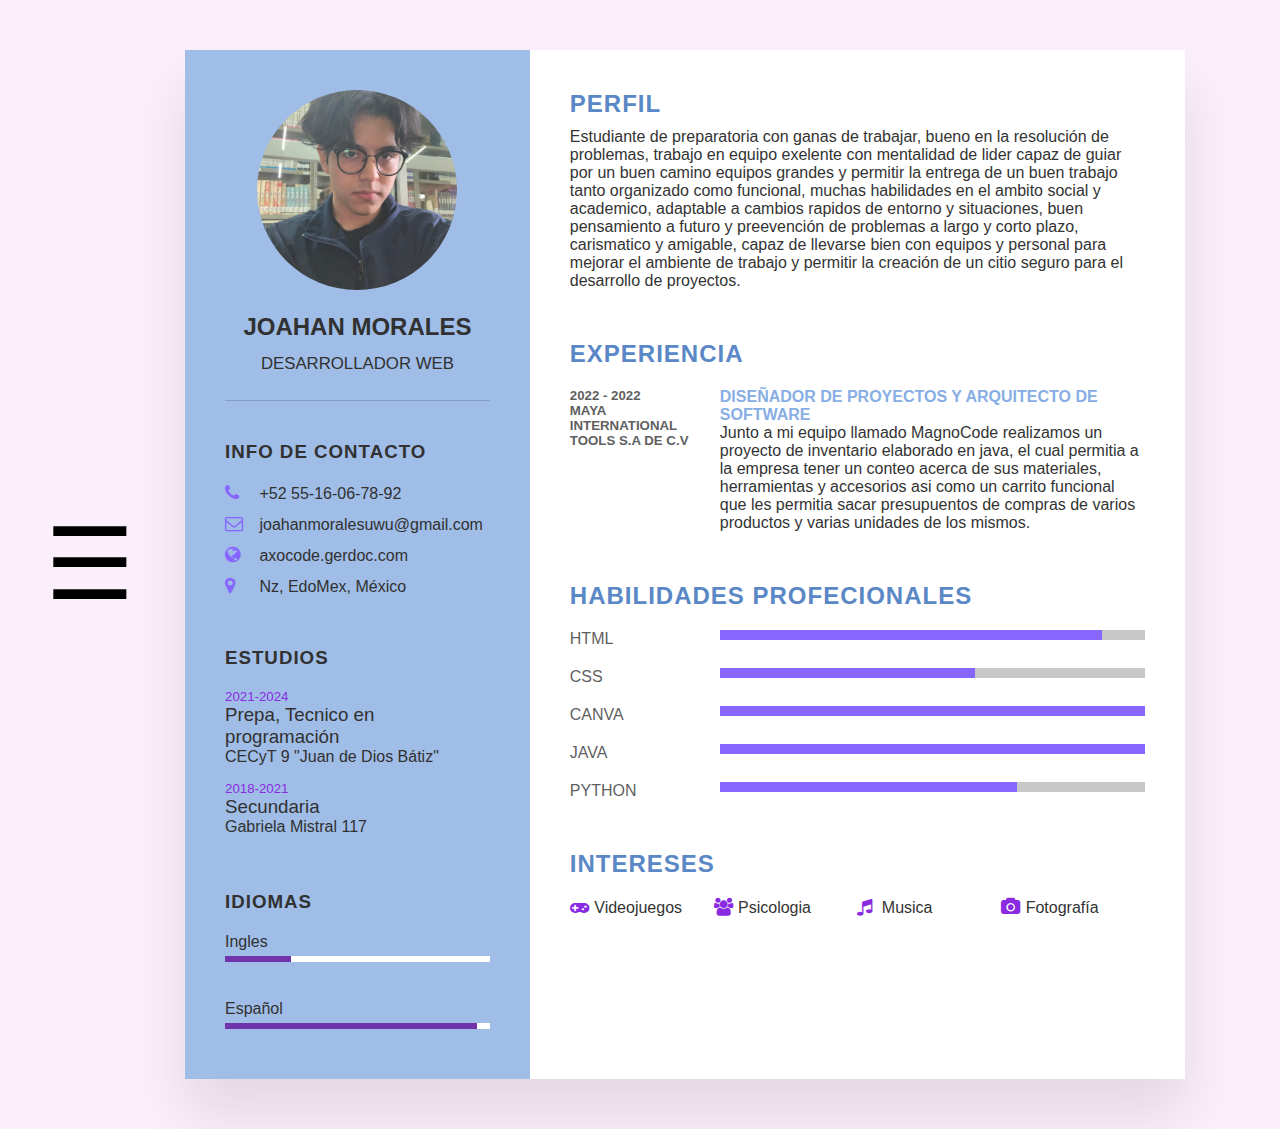
<file: index.html>
<!DOCTYPE html>
<html>
<head>
<meta charset="UTF-8">
<meta http-equiv="X-U A-Compatible" content="IE=edge">
<meta name="viewport" content="width=device-width, initial-scale=1.0">
    <title>CV Joahan Morales</title>
    <link rel="stylesheet" href="styles/estiloindex.css">
    <link rel="stylesheet" href="https://cdnjs.cloudflare.com/ajax/libs/font-awesome/4.7.0/css/font-awesome.css" integrity="sha512-5A8nwdMOWrSz20fDsjczgUidUBR8liPYU+WymTZP1lmY9G6Oc7HlZv156XqnsgNUzTyMefFTcsFH/tnJE/+xBg==" crossorigin="anonymous" referrerpolicy="no-referrer" />
    <body>
        <div class="container">
            <div class="btn-menu">
                <label for="btn-menu">☰</label>
            </div>
            </div>
    
        <div class="capa"></div>
    <!--    --------------->
    <input type="checkbox" id="btn-menu">
    <div class="container-menu">
        <div class="cont-menu">
            <nav>
                <a href="index.html">CV</a>
                <a href="parahtml.html">Sobre HTML</a>
                <a href="paracss.html">Sobre CSS</a>
                <a href="paragit.html">Sobre GIT</a>                
            </nav>
            <label for="btn-menu">✖️</label>
        </div>
    </div>
        <div class="post">
            <div class="paracaseizquierdo">
                <div class="textoInicial">                    
                    <div class="imagenPerfil">
                        <img src="styles/images/imagenperfil.jpg">
                    </div>
                        <h2>Joahan Morales<br><span>Desarrollador web</span></h2>
                </div>
                <div class="contactoAyuda">
                    <h3 class="titulo">Info de contacto</h3>  
                    <ul>
                        <li>
                            <span class="icon"><i class="fa fa-phone" aria-hidden="true"></i>
                            </span>                            
                            <span class="texto">+52 55-16-06-78-92</span>
                        </li>
                        <li>
                            <span class="icon"><i class="fa fa-envelope-o" aria-hidden="true"></i>
                            </span>                            
                            <span class="texto">joahanmoralesuwu@gmail.com</span>
                        </li>
                        <li>
                            <span class="icon"><i class="fa fa-globe" aria-hidden="true"></i>
                            </span>                            
                            <span class="texto">axocode.gerdoc.com</span>
                        </li>
                        <li>
                            <span class="icon"><i class="fa fa-map-marker" aria-hidden="true"></i>
                            </span>                            
                            <span class="texto">Nz, EdoMex, México</span>
                        </li>
                    </ul>                  
                </div>
                <div class="contactoAyuda estudios">
                    <h3 class="titulo">Estudios</h3>  
                    <ul>
                        <li>
                            <h5>2021-2024</h5>
                            <h3>Prepa, Tecnico en programación</h3>
                            <h4>CECyT 9 "Juan de Dios Bátiz"</h4>
                        </li>
                        <li>
                            <h5>2018-2021</h5>
                            <h3>Secundaria</h3>  
                            <h4>Gabriela Mistral 117</h4>
                        </li>                        
                    </ul>                  
                </div>

                <div class="contactoAyuda idiomas">
                    <h3 class="titulo">Idiomas</h3>  
                    <ul>
                        <li>
                            <span class="texto">Ingles</span>
                            <span class="percent">
                                <div style="width: 25%;"></div>
                            </span>
                        </li>
                        <br>                        
                        <li>
                            <span class="texto">Español</span>
                            <span class="percent">
                                <div style="width: 95%;"></div>
                            </span>
                        </li>
                    </ul>
                </div>

            </div>

            <div class="paracasederecho">
                <div class="sobremi">
                    <h2 class="titulo2">Perfil</h2>
                    <p>Estudiante de preparatoria con ganas de trabajar, bueno en la resolución de problemas, trabajo en equipo exelente con mentalidad de lider capaz de guiar por un buen 
                        camino equipos grandes y permitir la entrega de un buen trabajo tanto organizado como funcional, muchas habilidades en el ambito social y academico,
                        adaptable a cambios rapidos de entorno y situaciones, buen pensamiento a futuro y preevención de problemas a largo y corto plazo, carismatico y amigable, capaz de llevarse
                        bien con equipos y personal para mejorar el ambiente de trabajo y permitir la creación de un citio seguro para el desarrollo de proyectos.
                    </p>
                </div>
                <div class="sobremi">
                    <h2 class="titulo2">Experiencia</h2>
                    <div class="box">
                        <div class="year_company">
                            <h5>2022  -  2022</h5>
                            <h5>MAYA INTERNATIONAL TOOLS S.A DE C.V</h5>
                        </div>
                        <div class="texto">
                            <h4>Diseñador de proyectos y Arquitecto de software</h4>
                            <p>Junto a mi equipo llamado MagnoCode realizamos un proyecto de inventario elaborado en java, el cual permitia a la empresa tener un conteo acerca de sus materiales, herramientas y accesorios asi como un carrito funcional que les permitia sacar presupuentos de compras de varios productos y varias unidades de los mismos.</p>
                        </div>
                    </div>                    
                </div>

                <div class="sobremi habilidades">
                    <h2 class="titulo2">Habilidades Profecionales</h2>
                    <div class="box">
                        <h4>HTML</h4>
                        <div class="percent"><div style="width: 90%;"></div></div>
                    </div>
                    <div class="box">
                        <h4>CSS</h4>
                        <div class="percent"><div style="width: 60%;"></div></div>
                    </div>
                    <div class="box">
                        <h4>CANVA</h4>
                        <div class="percent"><div style="width: 100%;"></div></div>
                    </div>
                    <div class="box">
                        <h4>JAVA</h4>
                        <div class="percent"><div style="width: 100%;"></div></div>
                    </div>
                    <div class="box">
                        <h4>PYTHON</h4>
                        <div class="percent"><div style="width: 70%;"></div></div>
                    </div>
                </div>
                
                
                <div class="sobremi intereses">
                    <h2 class="titulo2">Intereses</h2>
                    <ul>
                        <li><i class="fa fa-gamepad" aria-hidden="true"></i>
                            Videojuegos</li>
                        <li><i class="fa fa-users" aria-hidden="true"></i>
                            Psicologia</li>
                        <li><i class="fa fa-music" aria-hidden="true"></i>
                            Musica</li>
                        <li><i class="fa fa-camera" aria-hidden="true"></i>
                            Fotografía</li>
                    </ul>
                </div>

            </div>
        </div>        
    </body>
</head>
</html>
</file>
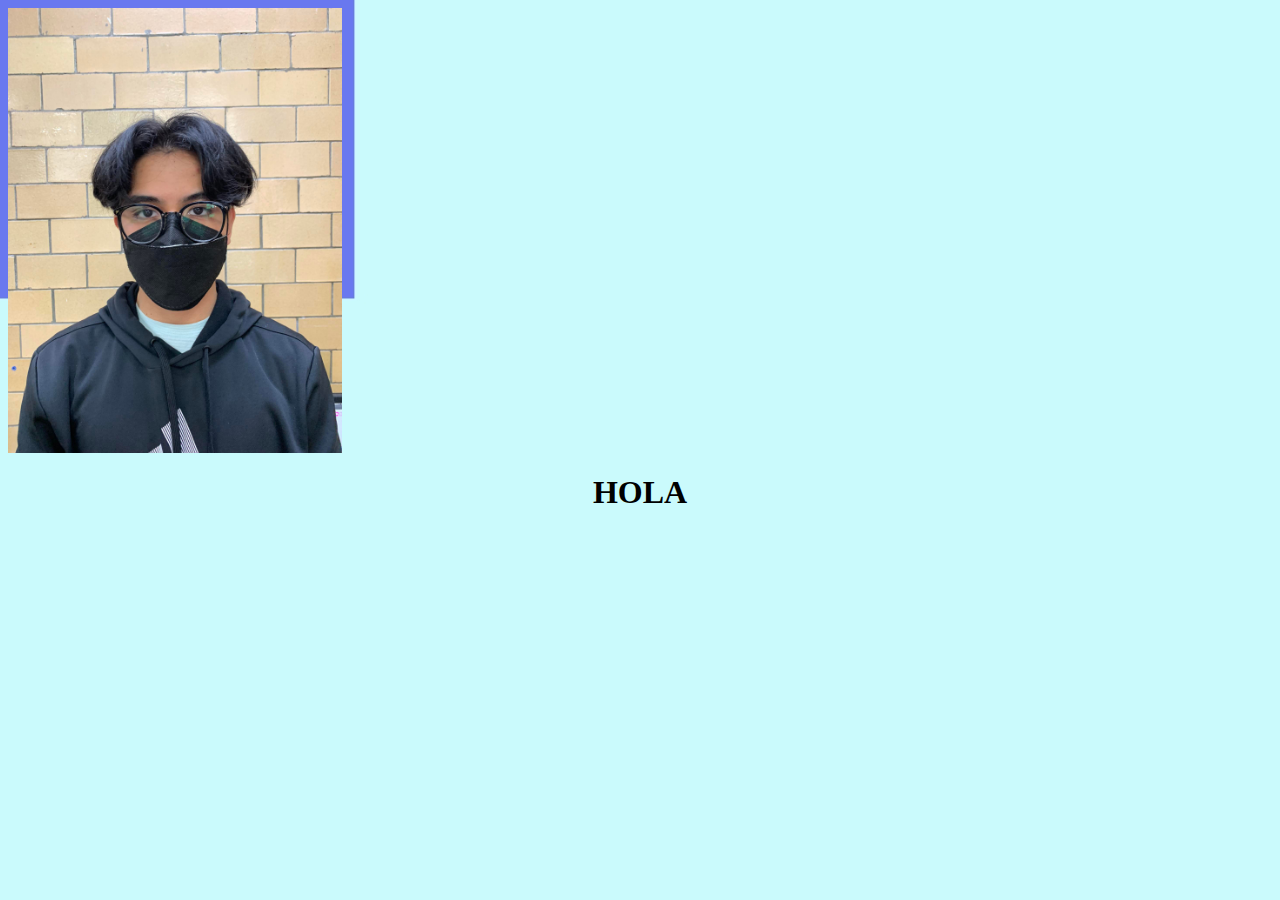
<file: cv.html>
<html>
	<head><title>CV</title>
	<style> 
		body {
		background-image: url("ola.jpg");
		background-color: #cccccc;
		     }
	</style>
	</head>
		<body>
		<img src="yojanmorales.jpg" style=”width:800px;height:445px;">
		<h1 style="text-align:top;text-align:center">HOLA</h1>
		<body>
</file>
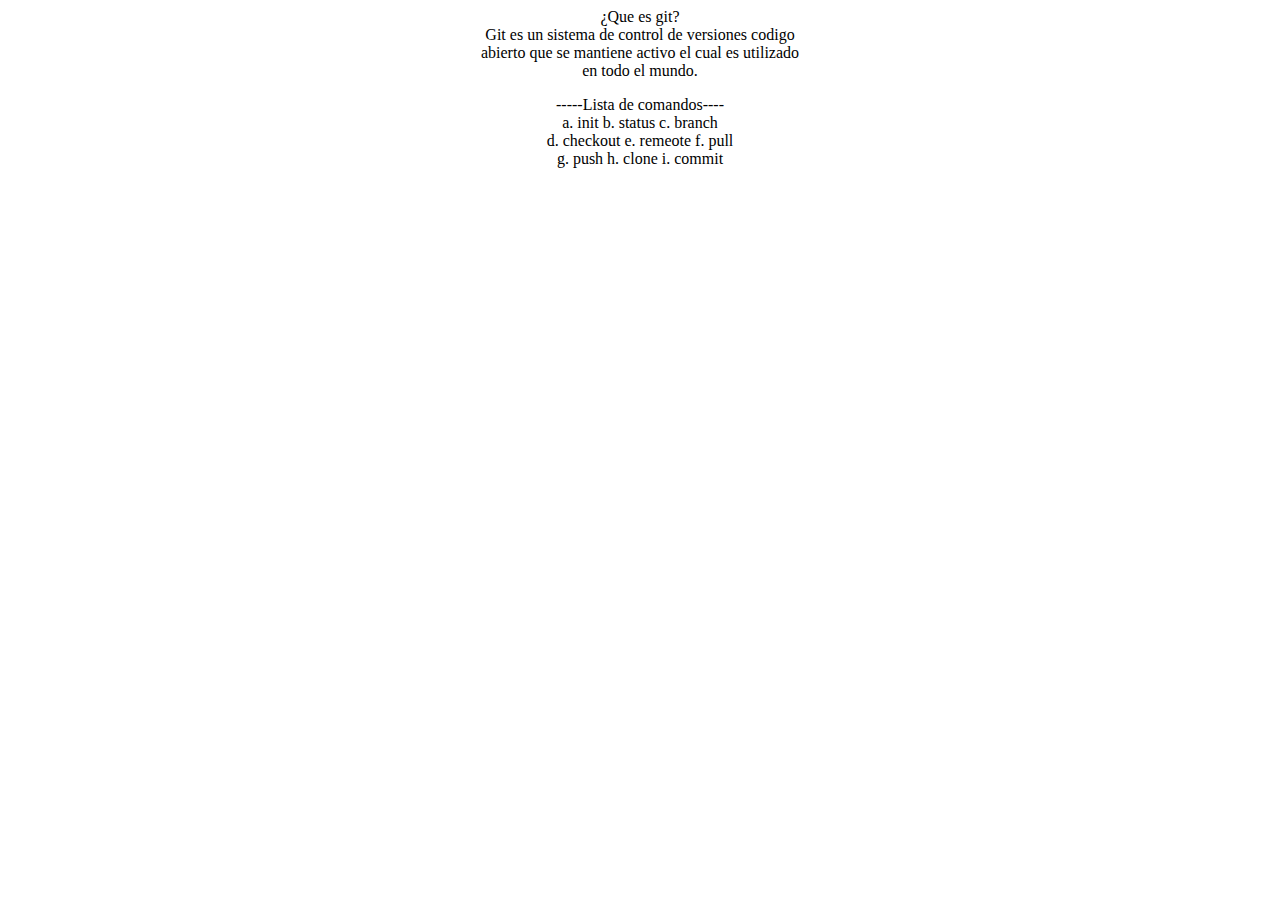
<file: Github.html>
<html>
	<head><title>Comandos git</title></head>
	<body>
		<center>
  			<p>¿Que es git?
				<br>Git es un sistema de control de versiones codigo
				<br>abierto que se mantiene activo el cual es utilizado 
				<br>en todo el mundo.
			</p>
		</center>
		<center>
			<p>-----Lista de comandos----
			<br>a. init b.  status c. branch
			<br>d. checkout e. remeote f. pull
			<br>g. push h. clone i. commit
		</center>
	</body>
<html>
</file>
<file: styles/estiloindex.css>
*{
    margin: 0;
    padding: 0;
    box-sizing: border-box;
    font-family: 'Poppins', sans-serif;
}
body{
 background: rgb(251, 239, 252);
 display: flex;
 justify-content: center;
 align-items: center;
 min-height: 100vh;
}
.post{
    position: relative;
    width: 100%;
    max-width: 1000px;
    min-height: 1000px;
    background: white;
    margin: 50px;
    display: grid;
    grid-template-columns: 1fr 1.9fr;
    box-shadow: 0 35px 55px rgba(0, 0, 0, 0.1);
}
.post .paracaseizquierdo{
    position: relative;
    background: rgb(159, 189, 230);
    padding: 40px;
}
.textoInicial{
    position: relative;
    display: flex;
    flex-direction: column;
    align-items: center;
    padding-bottom: 20px;
    border-bottom: 1px solid rgba(29, 29, 29, 0.2);
}
.textoInicial .imagenPerfil{
    position: relative;
    width: 200px;
    height: 200px;
    border-radius: 50%;
    overflow: hidden;
}
.textoInicial .imagenPerfil img{
    position: absolute;
    top: 0;
    left: 0;
    width: 100%;
    height: 100%;
    object-fit: cover;
}
.textoInicial h2{
    color: rgb(49, 49, 49);
    font-size: 1.5em;
    margin-top: 20px;
    text-transform: uppercase;
    text-align: center;
    font-weight: 600;
    line-height: 1.4em;
}
.textoInicial h2 span{
    font-size: 0.7em;
    font-weight: 300;
    
}
.contactoAyuda{
    padding-top: 40px;
}
.titulo{
    color: rgb(49, 49, 49);
    text-transform: uppercase;
    font-weight: 600;
    letter-spacing: 1px;
    margin-bottom: 20px;    
}
.contactoAyuda ul{
    position: relative;    
}
.contactoAyuda ul li{
    position: relative;
    list-style: none;
    margin: 10px 0;
    cursor: pointer;
}
.contactoAyuda ul li .icon{
    display: inline-block;
    width: 30px;
    font-size: 18px;
    color: rgb(135, 101, 255);
}
.contactoAyuda ul li span{
    color: rgb(49, 49, 49);
    font-weight: 300;
}
.contactoAyuda.estudios li{
    margin-bottom: 15px;
}
.contactoAyuda.estudios h5{
    color: blueviolet;
    font-weight: 500;
}
.contactoAyuda.estudios h3:nth-child(2){
    color: rgb(49, 49, 49);
    font-weight: 500;
}
.contactoAyuda.estudios h4{
    color: rgb(49, 49, 49);
    font-weight: 300;
}
.contactoAyuda.idiomas .percent{
    margin-top: 5px;
    position: relative;
    width: 100%;
    height: 6px;
    background: rgb(255, 255, 255);
    display: block;
}
.contactoAyuda.idiomas .percent div{
    position: absolute;
    top: 0;
    left: 0;
    height: 100%;
    background: rgb(113, 52, 170);
}
.post .paracasederecho{
    position: relative;
    background: rgb(255, 255, 255);
    padding: 40px;
}
.sobremi{
    margin-bottom: 50px;
}
.sobremi:last-child{
    margin-bottom: 0;
}
.titulo2{
    color: rgb(90, 135, 197);
    text-transform: uppercase;
    letter-spacing: 1px;
    margin-bottom: 10px;
}
p{
    color: #333;
}
.sobremi .box{
    display: flex;
    flex-direction: row;
    margin: 20px 0;    
}
.sobremi .box .year_company{
    min-width: 150px;

}
.sobremi .box .year_company h5{
    text-transform: uppercase;
    color: #5f5f5f;
    margin-right: 10px;
    font-weight: 600;
}
.sobremi .box .texto h4{
    text-transform: uppercase;
    color: rgb(135, 174, 228);
    font-size: 16px;
}
.habilidades .box{
    position: relative;
    width: 100%;
    display: grid;
    grid-template-columns: 150px 1fr;
    justify-content: center;
}
.habilidades .box h4{
    text-transform: uppercase;
    color: #5f5f5f;
    font-weight: 500;
}
.habilidades .box .percent{
    position: relative;
    width: 100%;
    height: 10px;
    background: #c7c7c7;
}
.habilidades .box .percent div{
    position: absolute;
    top: 0;
    left: 0;
    height: 100%;
    background: rgb(135, 101, 255);
}
.intereses ul{
    display: grid;
    grid-template-columns: repeat(4,1fr);
}
.intereses ul li{
    list-style: none;
    color: #333;
    font-weight: 500;
    margin: 10px 0;
}
.intereses ul li .fa{
    color: blueviolet;
    font-size: 18px;
    width: 20px ;
}
@media(max-width: 1000px){
    .post{
        margin: 10px;
        grid-template-columns: repeat(1,1fr);
    }
    .intereses ul{
        grid-template-columns: repeat(2,1fr);
    }
}
@media(max-width: 600px){
    .sobremi .box {
        flex-direction: column;
    }
    .sobremi .box .year_company{
        margin-bottom: 5px;
    }
    .intereses ul{
        grid-template-columns: repeat(1,1fr);
    }
    .habilidades .box{
        grid-template-columns: repeat(1,1fr);
    }
}





/*Barra lateral*/
#btn-menu{
	display: none;
    
}
.container-menu{
	position: absolute;
	background: rgba(0,0,0,0.5);
	width: 100%;
	height: 100vh;
	top: 0;right: 0;
	transition: all 500ms ease;
	opacity: 0;
	visibility: hidden;
}
#btn-menu:checked ~ .container-menu{
	opacity: 1;
	visibility: visible;
}
.cont-menu{
	width: 100%;
	max-width: 250px;
	background: #1c1c1c;
	height: 100vh;
	position: relative;
	transition: all 500ms ease;
	transform: translateX(-100%);
}
.btn-menu{
    font-size: 100px;
}
#btn-menu:checked ~ .container-menu .cont-menu{
	transform: translateX(0%);
}
.cont-menu nav{
	transform: translateY(15%);
}
.cont-menu nav a{
	display: block;
	text-decoration: none;
	padding: 20px;
	color: #c7c7c7;
	border-left: 5px solid transparent;
	transition: all 400ms ease;
}
.cont-menu nav a:hover{
	border-left: 5px solid #c7c7c7;
	background: #1f1f1f;
}
.cont-menu label{
	position: absolute;
	right: 5px;
	top: 10px;
	color: #fff;
	cursor: pointer;
	font-size: 18px;
}
body::-webkit-scrollbar{
    width: 5px;
    background:#000000 ;
  }
  body::-webkit-scrollbar-thumb{
    background:#c07bc7;
    border-radius: 5px;
  }
</file>
